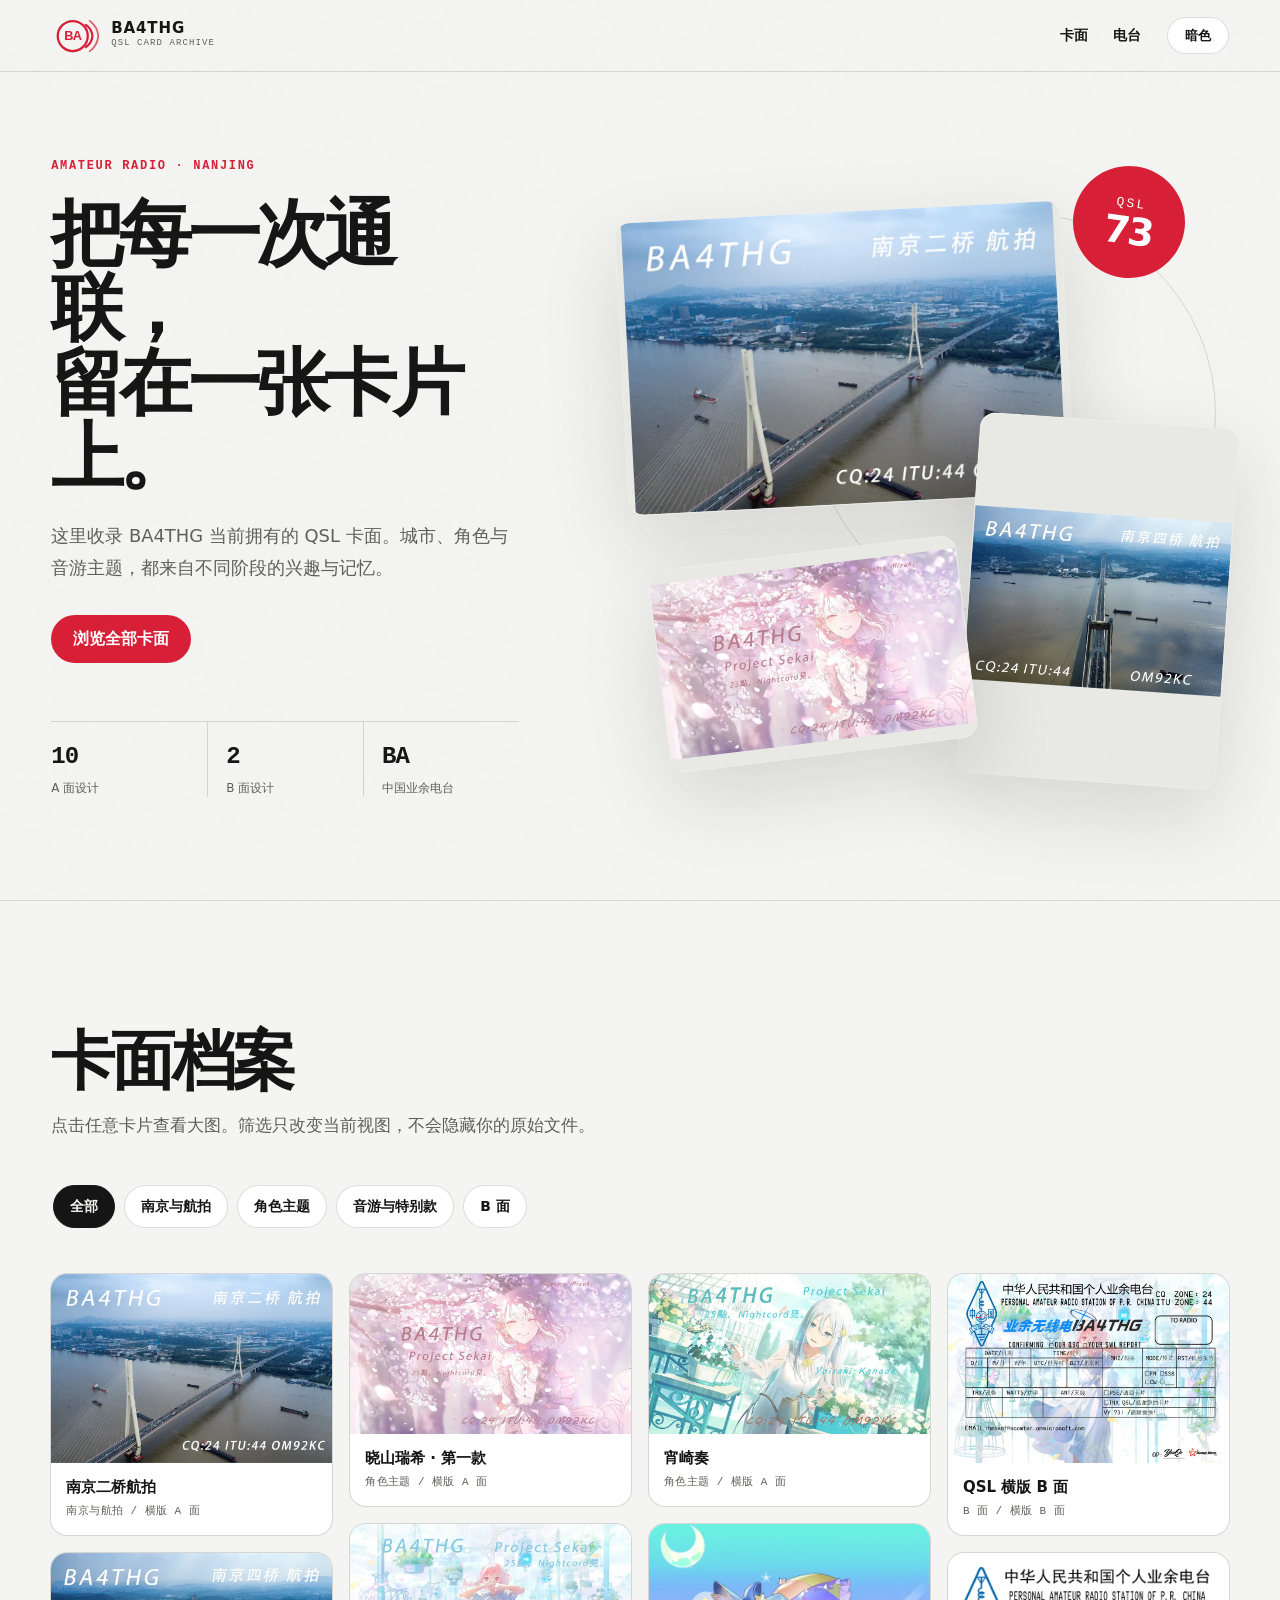
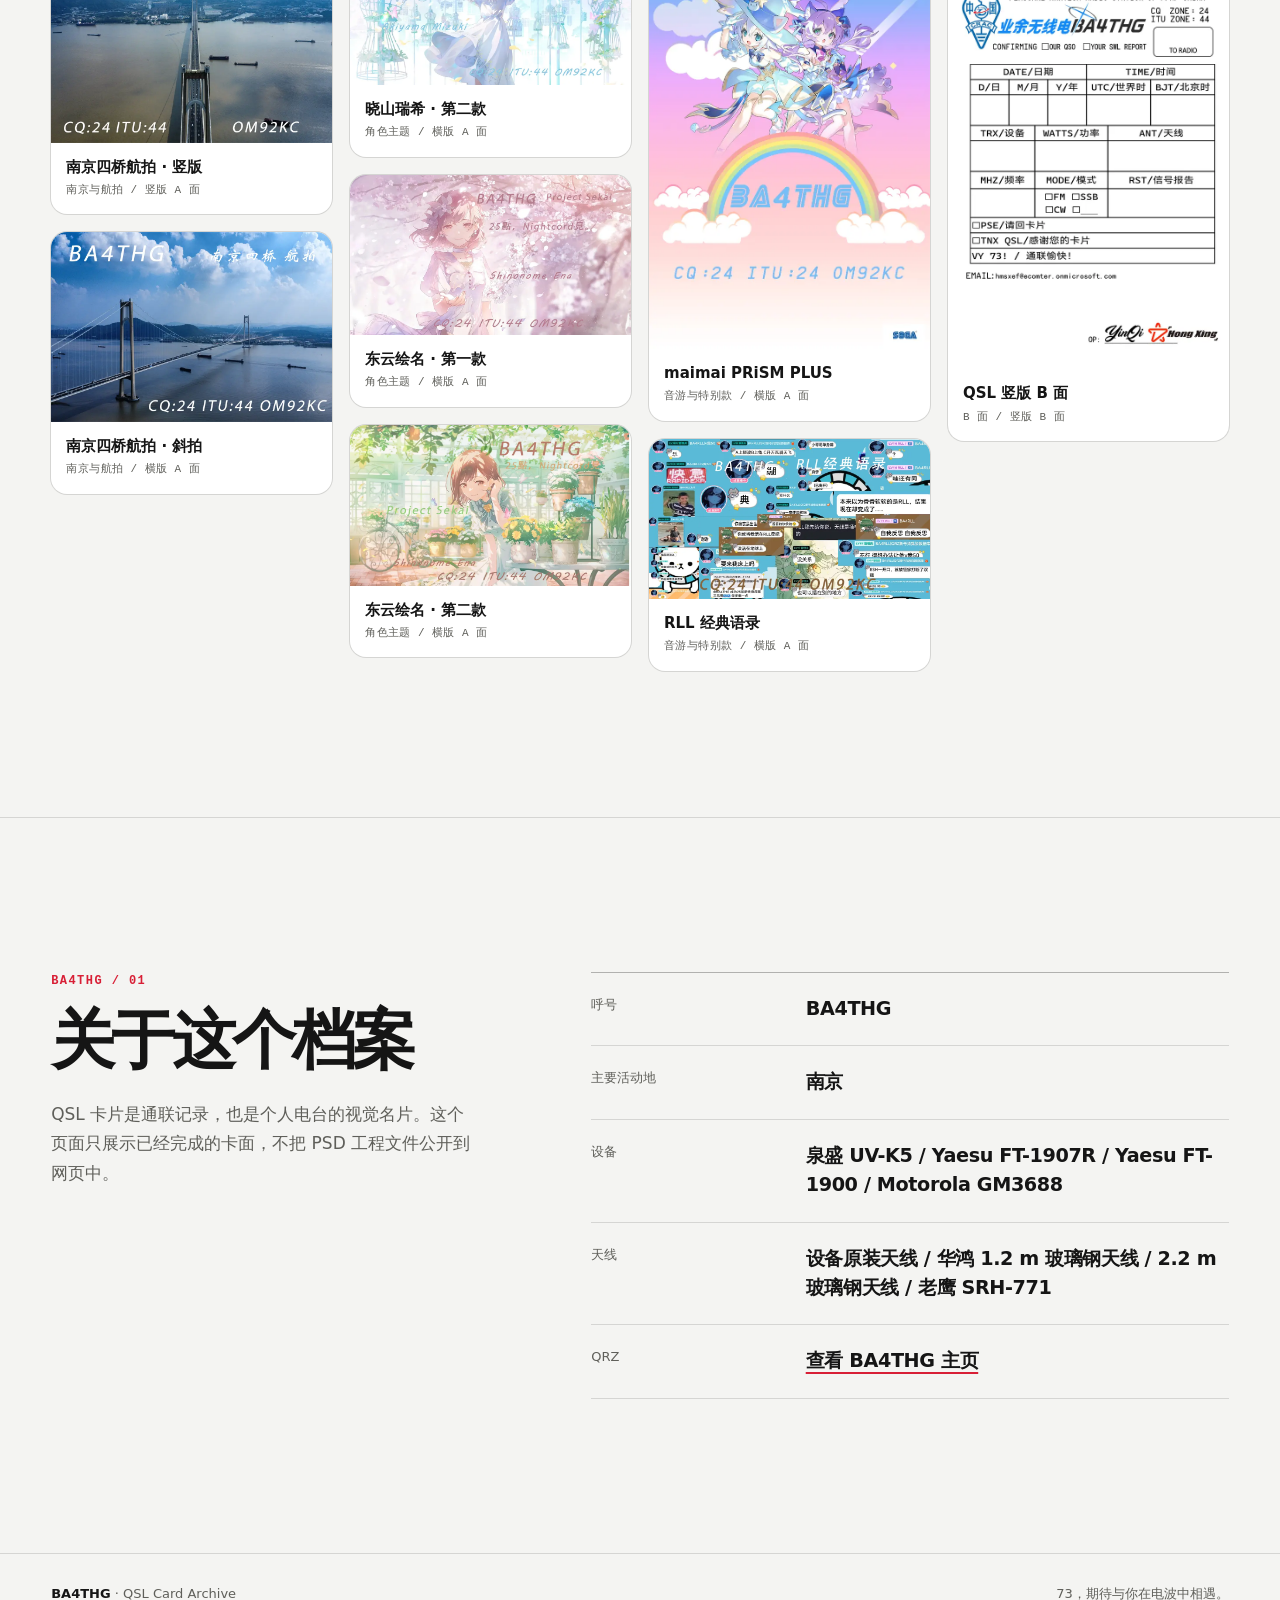
<file: index.html>
<!doctype html>
<html lang="zh-CN">
<head>
  <meta charset="UTF-8">
  <meta name="viewport" content="width=device-width, initial-scale=1.0">
  <meta name="description" content="BA4THG 的 QSL 卡片档案，展示当前使用与收藏的 QSL 卡面设计。">
  <meta name="theme-color" content="#f4f4f2">
  <title>BA4THG · QSL Card Archive</title>
  <link rel="icon" type="image/svg+xml" href="./assets/ba4thg-mark.svg">
  <link rel="preload" as="image" href="./图片/thumbs/nanjing-second-bridge.160e3b6c23bb.webp" type="image/webp" fetchpriority="high">
  <link rel="stylesheet" href="./styles.css">
  <script src="./app.js" defer></script>
</head>
<body>
  <a class="skip-link" href="#gallery">跳到卡面画廊</a>

  <header class="site-header">
    <a class="brand" href="#top" aria-label="返回页面顶部">
      <img class="brand-mark" src="./assets/ba4thg-mark.svg" alt="" aria-hidden="true">
      <span class="brand-copy">
        <strong>BA4THG</strong>
        <small>QSL CARD ARCHIVE</small>
      </span>
    </a>

    <nav class="site-nav" aria-label="主导航">
      <a href="#gallery">卡面</a>
      <a href="#station">电台</a>
      <button class="theme-toggle" type="button" aria-label="切换明暗主题">
        <span data-theme-label>暗色</span>
      </button>
    </nav>
  </header>

  <main id="top">
    <section class="hero" aria-labelledby="hero-title">
      <div class="hero-copy reveal">
        <p class="eyebrow">AMATEUR RADIO · NANJING</p>
        <h1 id="hero-title">把每一次通联，<br>留在一张卡片上。</h1>
        <p class="hero-intro">这里收录 BA4THG 当前拥有的 QSL 卡面。城市、角色与音游主题，都来自不同阶段的兴趣与记忆。</p>
        <a class="primary-action" href="#gallery">浏览全部卡面</a>

        <dl class="hero-stats" aria-label="卡面统计">
          <div>
            <dt data-front-count>10</dt>
            <dd>A 面设计</dd>
          </div>
          <div>
            <dt data-back-count>2</dt>
            <dd>B 面设计</dd>
          </div>
          <div>
            <dt>BA</dt>
            <dd>中国业余电台</dd>
          </div>
        </dl>
      </div>

      <div class="hero-gallery reveal" aria-label="精选卡面预览">
        <figure class="hero-card hero-card-main">
          <img src="./图片/thumbs/nanjing-second-bridge.160e3b6c23bb.webp" alt="南京二桥航拍主题 QSL 卡片" loading="eager" decoding="async" fetchpriority="high">
        </figure>
        <figure class="hero-card hero-card-tall">
          <img src="./图片/thumbs/nanjing-fourth-bridge-portrait.2451bc55f803.webp" alt="南京四桥竖版航拍主题 QSL 卡片" loading="eager" decoding="async">
        </figure>
        <figure class="hero-card hero-card-accent">
          <img src="./图片/thumbs/mizuki-01.7b9cff704693.webp" alt="晓山瑞希主题 QSL 卡片" loading="eager" decoding="async">
        </figure>
        <div class="hero-callout" aria-hidden="true">
          <span>QSL</span>
          <strong>73</strong>
        </div>
      </div>
    </section>

    <section class="archive" id="gallery" aria-labelledby="gallery-title">
      <div class="section-heading reveal">
        <h2 id="gallery-title">卡面档案</h2>
        <p>点击任意卡片查看大图。筛选只改变当前视图，不会隐藏你的原始文件。</p>
      </div>

      <div class="filter-bar reveal" role="group" aria-label="卡面分类筛选">
        <button class="filter-chip is-active" type="button" data-filter="all" aria-pressed="true">全部</button>
        <button class="filter-chip" type="button" data-filter="city" aria-pressed="false">南京与航拍</button>
        <button class="filter-chip" type="button" data-filter="character" aria-pressed="false">角色主题</button>
        <button class="filter-chip" type="button" data-filter="rhythm" aria-pressed="false">音游与特别款</button>
        <button class="filter-chip" type="button" data-filter="back" aria-pressed="false">B 面</button>
      </div>

      <div class="card-grid" data-card-grid aria-live="polite"></div>
      <p class="empty-state" data-empty-state hidden>当前分类还没有卡面。</p>
    </section>

    <section class="station" id="station" aria-labelledby="station-title">
      <div class="station-copy reveal">
        <p class="station-index">BA4THG / 01</p>
        <h2 id="station-title">关于这个档案</h2>
        <p>QSL 卡片是通联记录，也是个人电台的视觉名片。这个页面只展示已经完成的卡面，不把 PSD 工程文件公开到网页中。</p>
      </div>

      <dl class="station-details reveal">
        <div>
          <dt>呼号</dt>
          <dd>BA4THG</dd>
        </div>
        <div>
          <dt>主要活动地</dt>
          <dd>南京</dd>
        </div>
        <div>
          <dt>设备</dt>
          <dd>泉盛 UV-K5 / Yaesu FT-1907R / Yaesu FT-1900 / Motorola GM3688</dd>
        </div>
        <div>
          <dt>天线</dt>
          <dd>设备原装天线 / 华鸿 1.2 m 玻璃钢天线 / 2.2 m 玻璃钢天线 / 老鹰 SRH-771</dd>
        </div>
        <div>
          <dt>QRZ</dt>
          <dd><a class="station-link" href="https://www.qrz.com/db/BA4THG" target="_blank" rel="noreferrer">查看 BA4THG 主页</a></dd>
        </div>
      </dl>
    </section>
  </main>

  <footer class="site-footer">
    <p><strong>BA4THG</strong> · QSL Card Archive</p>
    <p>73，期待与你在电波中相遇。</p>
  </footer>

  <dialog class="card-dialog" data-card-dialog aria-labelledby="dialog-title">
    <div class="dialog-shell">
      <div class="dialog-media">
        <img data-dialog-image alt="" decoding="async">
      </div>
      <div class="dialog-panel">
        <button class="dialog-close" type="button" data-dialog-close aria-label="关闭卡面预览">关闭</button>
        <p class="dialog-kicker" data-dialog-kicker></p>
        <h2 id="dialog-title" data-dialog-title></h2>
        <p class="dialog-description" data-dialog-description></p>
        <dl class="dialog-meta">
          <div>
            <dt>版式</dt>
            <dd data-dialog-format></dd>
          </div>
          <div>
            <dt>分组</dt>
            <dd data-dialog-category></dd>
          </div>
        </dl>
        <div class="dialog-actions">
          <button type="button" data-dialog-prev>上一张</button>
          <button type="button" data-dialog-next>下一张</button>
        </div>
      </div>
    </div>
  </dialog>

  <noscript>
    <p class="noscript">此页面需要 JavaScript 才能生成卡面画廊和大图预览。</p>
  </noscript>
</body>
</html>
</file>
<file: styles.css>
@charset "UTF-8";

:root {
  color-scheme: light;
  --canvas: #f4f4f2;
  --surface: #ffffff;
  --surface-soft: #e9e9e5;
  --surface-strong: #151515;
  --ink: #151515;
  --ink-soft: #5f5f5a;
  --ink-inverse: #f7f7f3;
  --line: rgba(21, 21, 21, 0.14);
  --line-strong: rgba(21, 21, 21, 0.3);
  --accent: #d81f36;
  --accent-pressed: #b8162a;
  --focus: #2857d9;
  --shadow: 0 28px 80px rgba(35, 35, 30, 0.14);
  --radius-card: 16px;
  --radius-control: 999px;
  --page-pad: clamp(20px, 4vw, 68px);
  --header-height: 72px;
  --max-width: 1480px;
  --ease-out: cubic-bezier(0.16, 1, 0.3, 1);
  font-family: "Segoe UI Variable", "PingFang SC", "Microsoft YaHei UI", system-ui, sans-serif;
}

:root[data-theme="dark"] {
  color-scheme: dark;
  --canvas: #0d0d0e;
  --surface: #161617;
  --surface-soft: #202022;
  --surface-strong: #f1f1ed;
  --ink: #f1f1ed;
  --ink-soft: #a4a4a0;
  --ink-inverse: #151515;
  --line: rgba(241, 241, 237, 0.13);
  --line-strong: rgba(241, 241, 237, 0.28);
  --accent: #f04459;
  --accent-pressed: #ce3046;
  --focus: #7da0ff;
  --shadow: 0 34px 100px rgba(0, 0, 0, 0.42);
}

* {
  box-sizing: border-box;
}

html {
  scroll-behavior: smooth;
  scroll-padding-top: calc(var(--header-height) + 24px);
}

body {
  margin: 0;
  min-width: 320px;
  background: var(--canvas);
  color: var(--ink);
  font-size: 16px;
  line-height: 1.5;
  text-rendering: optimizeLegibility;
  -webkit-font-smoothing: antialiased;
}

body::before {
  position: fixed;
  inset: 0;
  z-index: 100;
  pointer-events: none;
  content: "";
  opacity: 0.035;
  background-image: url("data:image/svg+xml,%3Csvg viewBox='0 0 180 180' xmlns='http://www.w3.org/2000/svg'%3E%3Cfilter id='n'%3E%3CfeTurbulence type='fractalNoise' baseFrequency='.92' numOctaves='3' stitchTiles='stitch'/%3E%3C/filter%3E%3Crect width='100%25' height='100%25' filter='url(%23n)' opacity='.55'/%3E%3C/svg%3E");
}

img {
  display: block;
  max-width: 100%;
}

button,
a {
  font: inherit;
}

a {
  color: inherit;
  text-decoration: none;
}

button {
  color: inherit;
}

button:focus-visible,
a:focus-visible {
  outline: 3px solid var(--focus);
  outline-offset: 3px;
}

::selection {
  background: var(--accent);
  color: #ffffff;
}

.skip-link {
  position: fixed;
  top: 12px;
  left: 12px;
  z-index: 120;
  padding: 10px 14px;
  border-radius: 8px;
  background: var(--surface-strong);
  color: var(--ink-inverse);
  transform: translateY(-160%);
  transition: transform 180ms ease;
}

.skip-link:focus {
  transform: translateY(0);
}

.site-header {
  position: sticky;
  top: 0;
  z-index: 50;
  display: flex;
  width: 100%;
  min-height: var(--header-height);
  align-items: center;
  justify-content: space-between;
  padding: 10px var(--page-pad);
  border-bottom: 1px solid var(--line);
  background: color-mix(in srgb, var(--canvas) 88%, transparent);
  backdrop-filter: blur(18px) saturate(130%);
}

.brand {
  display: inline-flex;
  align-items: center;
  gap: 12px;
}

.brand-mark {
  display: block;
  width: 48px;
  height: 48px;
  flex: 0 0 auto;
}

.brand-copy {
  display: grid;
  gap: 1px;
}

.brand-copy strong {
  font-size: 15px;
  line-height: 1;
  letter-spacing: 0.06em;
}

.brand-copy small {
  color: var(--ink-soft);
  font-family: "Cascadia Mono", "SFMono-Regular", Consolas, monospace;
  font-size: 9px;
  letter-spacing: 0.12em;
}

.site-nav {
  display: flex;
  align-items: center;
  gap: clamp(14px, 2vw, 28px);
  font-size: 14px;
  font-weight: 650;
}

.site-nav > a {
  position: relative;
  padding: 8px 0;
}

.site-nav > a::after {
  position: absolute;
  right: 0;
  bottom: 3px;
  left: 0;
  height: 1px;
  background: currentColor;
  content: "";
  transform: scaleX(0);
  transform-origin: right;
  transition: transform 220ms var(--ease-out);
}

.site-nav > a:hover::after {
  transform: scaleX(1);
  transform-origin: left;
}

.theme-toggle,
.filter-chip,
.dialog-actions button,
.dialog-close {
  border: 1px solid var(--line);
  background: var(--surface);
  cursor: pointer;
  transition: transform 180ms var(--ease-out), border-color 180ms ease, background 180ms ease, color 180ms ease;
}

.theme-toggle {
  min-width: 62px;
  padding: 8px 13px;
  border-radius: var(--radius-control);
  font-size: 13px;
  font-weight: 650;
}

.theme-toggle:hover,
.filter-chip:hover,
.dialog-actions button:hover,
.dialog-close:hover {
  border-color: var(--line-strong);
  transform: translateY(-1px);
}

.theme-toggle:active,
.filter-chip:active,
.dialog-actions button:active,
.dialog-close:active,
.primary-action:active,
.card-button:active {
  transform: translateY(1px) scale(0.99);
}

main,
.site-footer {
  width: min(100%, var(--max-width));
  margin-inline: auto;
}

.hero {
  display: grid;
  min-height: calc(100dvh - var(--header-height));
  grid-template-columns: minmax(0, 0.86fr) minmax(460px, 1.14fr);
  align-items: center;
  gap: clamp(42px, 7vw, 118px);
  padding: clamp(52px, 8vh, 92px) var(--page-pad) clamp(70px, 10vh, 120px);
  overflow: hidden;
}

.hero-copy {
  position: relative;
  z-index: 2;
  max-width: 660px;
}

.eyebrow {
  margin: 0 0 22px;
  color: var(--accent);
  font-family: "Cascadia Mono", "SFMono-Regular", Consolas, monospace;
  font-size: 12px;
  font-weight: 700;
  letter-spacing: 0.14em;
}

.hero h1 {
  max-width: 12ch;
  margin: 0;
  font-size: clamp(48px, 5.7vw, 86px);
  font-weight: 720;
  letter-spacing: -0.065em;
  line-height: 1.02;
}

.hero-intro {
  max-width: 34em;
  margin: 26px 0 0;
  color: var(--ink-soft);
  font-size: clamp(16px, 1.4vw, 19px);
  line-height: 1.75;
}

.primary-action {
  display: inline-flex;
  min-height: 48px;
  align-items: center;
  justify-content: center;
  margin-top: 32px;
  padding: 0 22px;
  border-radius: var(--radius-control);
  background: var(--accent);
  color: #ffffff;
  font-weight: 720;
  transition: transform 180ms var(--ease-out), background 180ms ease;
}

.primary-action:hover {
  background: var(--accent-pressed);
  transform: translateY(-2px);
}

.hero-stats {
  display: grid;
  max-width: 560px;
  grid-template-columns: repeat(3, 1fr);
  gap: 0;
  margin: 58px 0 0;
  border-top: 1px solid var(--line);
}

.hero-stats div {
  padding: 17px 18px 0 0;
}

.hero-stats div + div {
  padding-left: 18px;
  border-left: 1px solid var(--line);
}

.hero-stats dt {
  font-family: "Cascadia Mono", "SFMono-Regular", Consolas, monospace;
  font-size: 24px;
  font-weight: 700;
  letter-spacing: -0.04em;
}

.hero-stats dd {
  margin: 4px 0 0;
  color: var(--ink-soft);
  font-size: 12px;
}

.hero-gallery {
  position: relative;
  min-height: min(650px, 72vh);
}

.hero-gallery::before {
  position: absolute;
  top: 9%;
  right: 2%;
  width: 65%;
  aspect-ratio: 1;
  border: 1px solid var(--line);
  border-radius: 50%;
  content: "";
}

.hero-card {
  position: absolute;
  margin: 0;
  overflow: hidden;
  border: 1px solid rgba(255, 255, 255, 0.2);
  border-radius: var(--radius-card);
  background: var(--surface-soft);
  box-shadow: var(--shadow);
}

.hero-card img {
  width: 100%;
  height: 100%;
  object-fit: contain;
  image-rendering: auto;
}

.hero-card-main {
  top: 9%;
  left: 2%;
  width: 72%;
  aspect-ratio: 1.52;
  transform: rotate(-3deg);
}

.hero-card-tall {
  right: 0;
  bottom: 3%;
  width: 42%;
  aspect-ratio: 0.72;
  transform: rotate(4deg);
}

.hero-card-accent {
  bottom: 7%;
  left: 8%;
  width: 50%;
  aspect-ratio: 1.52;
  transform: rotate(-7deg);
}

.hero-callout {
  position: absolute;
  top: 2%;
  right: 7%;
  display: grid;
  width: 112px;
  height: 112px;
  place-content: center;
  border-radius: 50%;
  background: var(--accent);
  color: #ffffff;
  text-align: center;
  transform: rotate(8deg);
}

.hero-callout span {
  font-family: "Cascadia Mono", "SFMono-Regular", Consolas, monospace;
  font-size: 13px;
  letter-spacing: 0.18em;
}

.hero-callout strong {
  font-size: 38px;
  line-height: 0.98;
  letter-spacing: -0.06em;
}

.archive {
  padding: clamp(82px, 10vw, 150px) var(--page-pad);
  border-top: 1px solid var(--line);
}

.section-heading {
  display: grid;
  max-width: 720px;
  gap: 18px;
  margin-bottom: 42px;
}

.section-heading h2,
.station-copy h2 {
  margin: 0;
  font-size: clamp(40px, 5vw, 70px);
  font-weight: 720;
  letter-spacing: -0.06em;
  line-height: 1;
}

.section-heading p,
.station-copy > p:last-child {
  max-width: 42em;
  margin: 0;
  color: var(--ink-soft);
  font-size: 17px;
  line-height: 1.75;
}

.filter-bar {
  display: flex;
  gap: 9px;
  margin-bottom: 34px;
  overflow-x: auto;
  padding: 2px 2px 12px;
  scrollbar-width: thin;
}

.filter-chip {
  flex: 0 0 auto;
  padding: 10px 16px;
  border-radius: var(--radius-control);
  font-size: 14px;
  font-weight: 680;
  white-space: nowrap;
}

.filter-chip.is-active {
  border-color: var(--surface-strong);
  background: var(--surface-strong);
  color: var(--ink-inverse);
}

.card-grid {
  columns: 4 260px;
  column-gap: 18px;
}

.card-item {
  display: inline-block;
  width: 100%;
  margin: 0 0 18px;
  break-inside: avoid;
  vertical-align: top;
}

.card-button {
  position: relative;
  width: 100%;
  padding: 0;
  overflow: hidden;
  border: 0;
  border-radius: var(--radius-card);
  background: var(--surface);
  box-shadow: 0 0 0 1px var(--line);
  cursor: zoom-in;
  text-align: left;
  transition: transform 260ms var(--ease-out), box-shadow 260ms var(--ease-out);
}

.card-button:hover {
  z-index: 2;
  box-shadow: 0 22px 58px rgba(27, 27, 24, 0.18), 0 0 0 1px var(--line);
  transform: translateY(-5px);
}

:root[data-theme="dark"] .card-button:hover {
  box-shadow: 0 24px 64px rgba(0, 0, 0, 0.46), 0 0 0 1px var(--line);
}

.card-image-wrap {
  position: relative;
  overflow: hidden;
  background: var(--surface-soft);
}

.card-image-wrap.is-error {
  display: grid;
  min-height: 180px;
  place-items: center;
}

.card-image-wrap.is-error::before {
  color: var(--ink-soft);
  content: "图像加载失败";
  font-size: 13px;
}

.card-image-wrap.is-error .card-image {
  display: none;
}

.card-image-wrap::after {
  position: absolute;
  inset: 0;
  background: linear-gradient(to top, rgba(0, 0, 0, 0.5), transparent 35%);
  content: "";
  opacity: 0;
  transition: opacity 220ms ease;
}

.card-button:hover .card-image-wrap::after,
.card-button:focus-visible .card-image-wrap::after {
  opacity: 1;
}

.card-image {
  width: 100%;
  height: auto;
  transition: transform 500ms var(--ease-out);
}

.card-button:hover .card-image {
  transform: scale(1.018);
}

.card-view-label {
  position: absolute;
  right: 13px;
  bottom: 13px;
  z-index: 1;
  padding: 7px 11px;
  border-radius: var(--radius-control);
  background: rgba(255, 255, 255, 0.92);
  color: #151515;
  font-size: 12px;
  font-weight: 720;
  opacity: 0;
  transform: translateY(8px);
  transition: opacity 220ms ease, transform 220ms var(--ease-out);
}

.card-button:hover .card-view-label,
.card-button:focus-visible .card-view-label {
  opacity: 1;
  transform: translateY(0);
}

.card-caption {
  display: grid;
  gap: 5px;
  padding: 14px 15px 16px;
}

.card-caption strong {
  font-size: 15px;
  line-height: 1.35;
}

.card-caption span {
  color: var(--ink-soft);
  font-family: "Cascadia Mono", "SFMono-Regular", Consolas, monospace;
  font-size: 11px;
  letter-spacing: 0.04em;
}

.card-item[hidden] {
  display: none;
}

.empty-state {
  margin: 42px 0 0;
  padding: 42px;
  border: 1px dashed var(--line-strong);
  border-radius: var(--radius-card);
  color: var(--ink-soft);
  text-align: center;
}

.station {
  display: grid;
  grid-template-columns: minmax(0, 0.8fr) minmax(420px, 1.2fr);
  gap: clamp(48px, 9vw, 150px);
  padding: clamp(90px, 12vw, 170px) var(--page-pad);
  border-top: 1px solid var(--line);
}

.station-index {
  margin: 0 0 18px;
  color: var(--accent);
  font-family: "Cascadia Mono", "SFMono-Regular", Consolas, monospace;
  font-size: 12px;
  font-weight: 700;
  letter-spacing: 0.12em;
}

.station-copy > p:last-child {
  margin-top: 28px;
}

.station-details {
  margin: 0;
  border-top: 1px solid var(--line-strong);
}

.station-details div {
  display: grid;
  grid-template-columns: minmax(100px, 0.45fr) 1fr;
  gap: 24px;
  padding: 22px 0;
  border-bottom: 1px solid var(--line);
}

.station-details dt {
  color: var(--ink-soft);
  font-size: 13px;
}

.station-details dd {
  margin: 0;
  font-size: clamp(16px, 1.5vw, 21px);
  font-weight: 650;
  letter-spacing: -0.02em;
}

.station-link {
  text-decoration: underline;
  text-decoration-color: var(--accent);
  text-decoration-thickness: 2px;
  text-underline-offset: 5px;
}

.site-footer {
  display: flex;
  justify-content: space-between;
  gap: 24px;
  padding: 30px var(--page-pad) 42px;
  border-top: 1px solid var(--line);
  color: var(--ink-soft);
  font-size: 13px;
}

.site-footer p {
  margin: 0;
}

.site-footer strong {
  color: var(--ink);
}

.card-dialog {
  width: min(1180px, calc(100vw - 32px));
  max-width: none;
  max-height: calc(100dvh - 32px);
  padding: 0;
  overflow: hidden;
  border: 1px solid var(--line);
  border-radius: 20px;
  background: var(--surface);
  color: var(--ink);
  box-shadow: 0 40px 120px rgba(0, 0, 0, 0.35);
}

.card-dialog::backdrop {
  background: rgba(0, 0, 0, 0.72);
  backdrop-filter: blur(8px);
}

.dialog-shell {
  display: grid;
  min-height: min(720px, calc(100dvh - 32px));
  grid-template-columns: minmax(0, 1.55fr) minmax(300px, 0.65fr);
}

.dialog-media {
  display: grid;
  min-height: 420px;
  place-items: center;
  padding: clamp(18px, 3vw, 44px);
  overflow: auto;
  background: #090909;
}

.dialog-media img {
  width: auto;
  max-width: 100%;
  max-height: calc(100dvh - 90px);
  border-radius: 10px;
  object-fit: contain;
  box-shadow: 0 20px 80px rgba(0, 0, 0, 0.34);
}

.dialog-panel {
  display: flex;
  flex-direction: column;
  min-width: 0;
  padding: clamp(24px, 4vw, 48px);
  border-left: 1px solid var(--line);
}

.dialog-close {
  align-self: flex-end;
  padding: 8px 13px;
  border-radius: var(--radius-control);
  font-size: 13px;
  font-weight: 680;
}

.dialog-kicker {
  margin: auto 0 12px;
  color: var(--accent);
  font-family: "Cascadia Mono", "SFMono-Regular", Consolas, monospace;
  font-size: 11px;
  font-weight: 700;
  letter-spacing: 0.12em;
}

.dialog-panel h2 {
  margin: 0;
  font-size: clamp(30px, 3.5vw, 50px);
  line-height: 1.03;
  letter-spacing: -0.055em;
}

.dialog-description {
  margin: 20px 0 0;
  color: var(--ink-soft);
  line-height: 1.75;
}

.dialog-meta {
  display: grid;
  grid-template-columns: repeat(2, 1fr);
  gap: 16px;
  margin: 30px 0 0;
  padding-top: 18px;
  border-top: 1px solid var(--line);
}

.dialog-meta div {
  min-width: 0;
}

.dialog-meta dt {
  color: var(--ink-soft);
  font-size: 11px;
}

.dialog-meta dd {
  margin: 5px 0 0;
  font-size: 14px;
  font-weight: 680;
}

.dialog-actions {
  display: grid;
  grid-template-columns: repeat(2, 1fr);
  gap: 9px;
  margin-top: 34px;
}

.dialog-actions button {
  min-height: 44px;
  border-radius: var(--radius-control);
  font-size: 13px;
  font-weight: 680;
}

.noscript {
  position: fixed;
  right: 20px;
  bottom: 20px;
  z-index: 80;
  max-width: 380px;
  margin: 0;
  padding: 14px 16px;
  border-radius: 10px;
  background: var(--accent);
  color: #ffffff;
  box-shadow: var(--shadow);
}

.reveal {
  opacity: 0;
  transform: translateY(24px);
  transition: opacity 700ms var(--ease-out), transform 700ms var(--ease-out);
}

.reveal.is-visible {
  opacity: 1;
  transform: translateY(0);
}

@media (max-width: 1100px) {
  .hero {
    grid-template-columns: minmax(0, 0.95fr) minmax(390px, 1.05fr);
    gap: 40px;
  }

  .hero-gallery {
    min-height: 550px;
  }

  .card-grid {
    columns: 3 240px;
  }
}

@media (max-width: 820px) {
  :root {
    --header-height: 66px;
  }

  .site-header {
    min-height: var(--header-height);
  }

  .brand-copy small {
    display: none;
  }

  .site-nav > a {
    display: none;
  }

  .hero {
    min-height: auto;
    grid-template-columns: 1fr;
    gap: 48px;
    padding-top: 64px;
  }

  .hero h1 {
    max-width: 10ch;
    font-size: clamp(48px, 13vw, 72px);
  }

  .hero-gallery {
    width: min(100%, 650px);
    min-height: 540px;
    margin-inline: auto;
  }

  .station {
    grid-template-columns: 1fr;
  }

  .dialog-shell {
    min-height: auto;
    grid-template-columns: 1fr;
  }

  .dialog-media {
    min-height: 52dvh;
    max-height: 62dvh;
  }

  .dialog-media img {
    max-height: 56dvh;
  }

  .dialog-panel {
    padding: 22px;
    border-top: 1px solid var(--line);
    border-left: 0;
  }

  .dialog-kicker {
    margin-top: 30px;
  }
}

@media (max-width: 560px) {
  .brand-mark {
    width: 44px;
    height: 44px;
  }

  .theme-toggle {
    min-width: 58px;
  }

  .hero {
    gap: 30px;
    padding-top: 48px;
  }

  .hero h1 {
    font-size: clamp(43px, 14.2vw, 62px);
  }

  .hero-intro {
    font-size: 16px;
  }

  .hero-stats {
    margin-top: 42px;
  }

  .hero-stats div {
    padding-right: 9px;
  }

  .hero-stats div + div {
    padding-left: 10px;
  }

  .hero-stats dt {
    font-size: 20px;
  }

  .hero-stats dd {
    font-size: 10px;
  }

  .hero-gallery {
    min-height: 390px;
  }

  .hero-card-main {
    width: 78%;
  }

  .hero-card-tall {
    width: 39%;
  }

  .hero-card-accent {
    bottom: 4%;
    width: 55%;
  }

  .hero-callout {
    width: 78px;
    height: 78px;
  }

  .hero-callout strong {
    font-size: 28px;
  }

  .hero-callout span {
    font-size: 9px;
  }

  .archive,
  .station {
    padding-top: 76px;
    padding-bottom: 86px;
  }

  .card-grid {
    columns: 2 145px;
    column-gap: 12px;
  }

  .card-item {
    margin-bottom: 12px;
  }

  .card-caption {
    padding: 11px 12px 13px;
  }

  .card-caption strong {
    font-size: 13px;
  }

  .card-caption span {
    font-size: 9px;
  }

  .card-view-label {
    display: none;
  }

  .station-details div {
    grid-template-columns: 92px 1fr;
    gap: 14px;
  }

  .site-footer {
    flex-direction: column;
    gap: 8px;
  }

  .card-dialog {
    width: 100vw;
    max-height: 100dvh;
    border: 0;
    border-radius: 0;
  }

  .dialog-media {
    min-height: 46dvh;
    max-height: 54dvh;
    padding: 14px;
  }

  .dialog-media img {
    max-height: 48dvh;
  }
}

@media (prefers-reduced-motion: reduce) {
  html {
    scroll-behavior: auto;
  }

  *,
  *::before,
  *::after {
    scroll-behavior: auto !important;
    transition-duration: 0.01ms !important;
    animation-duration: 0.01ms !important;
    animation-iteration-count: 1 !important;
  }

  .reveal {
    opacity: 1;
    transform: none;
  }
}

@supports not (backdrop-filter: blur(18px)) {
  .site-header {
    background: var(--canvas);
  }
}
</file>
